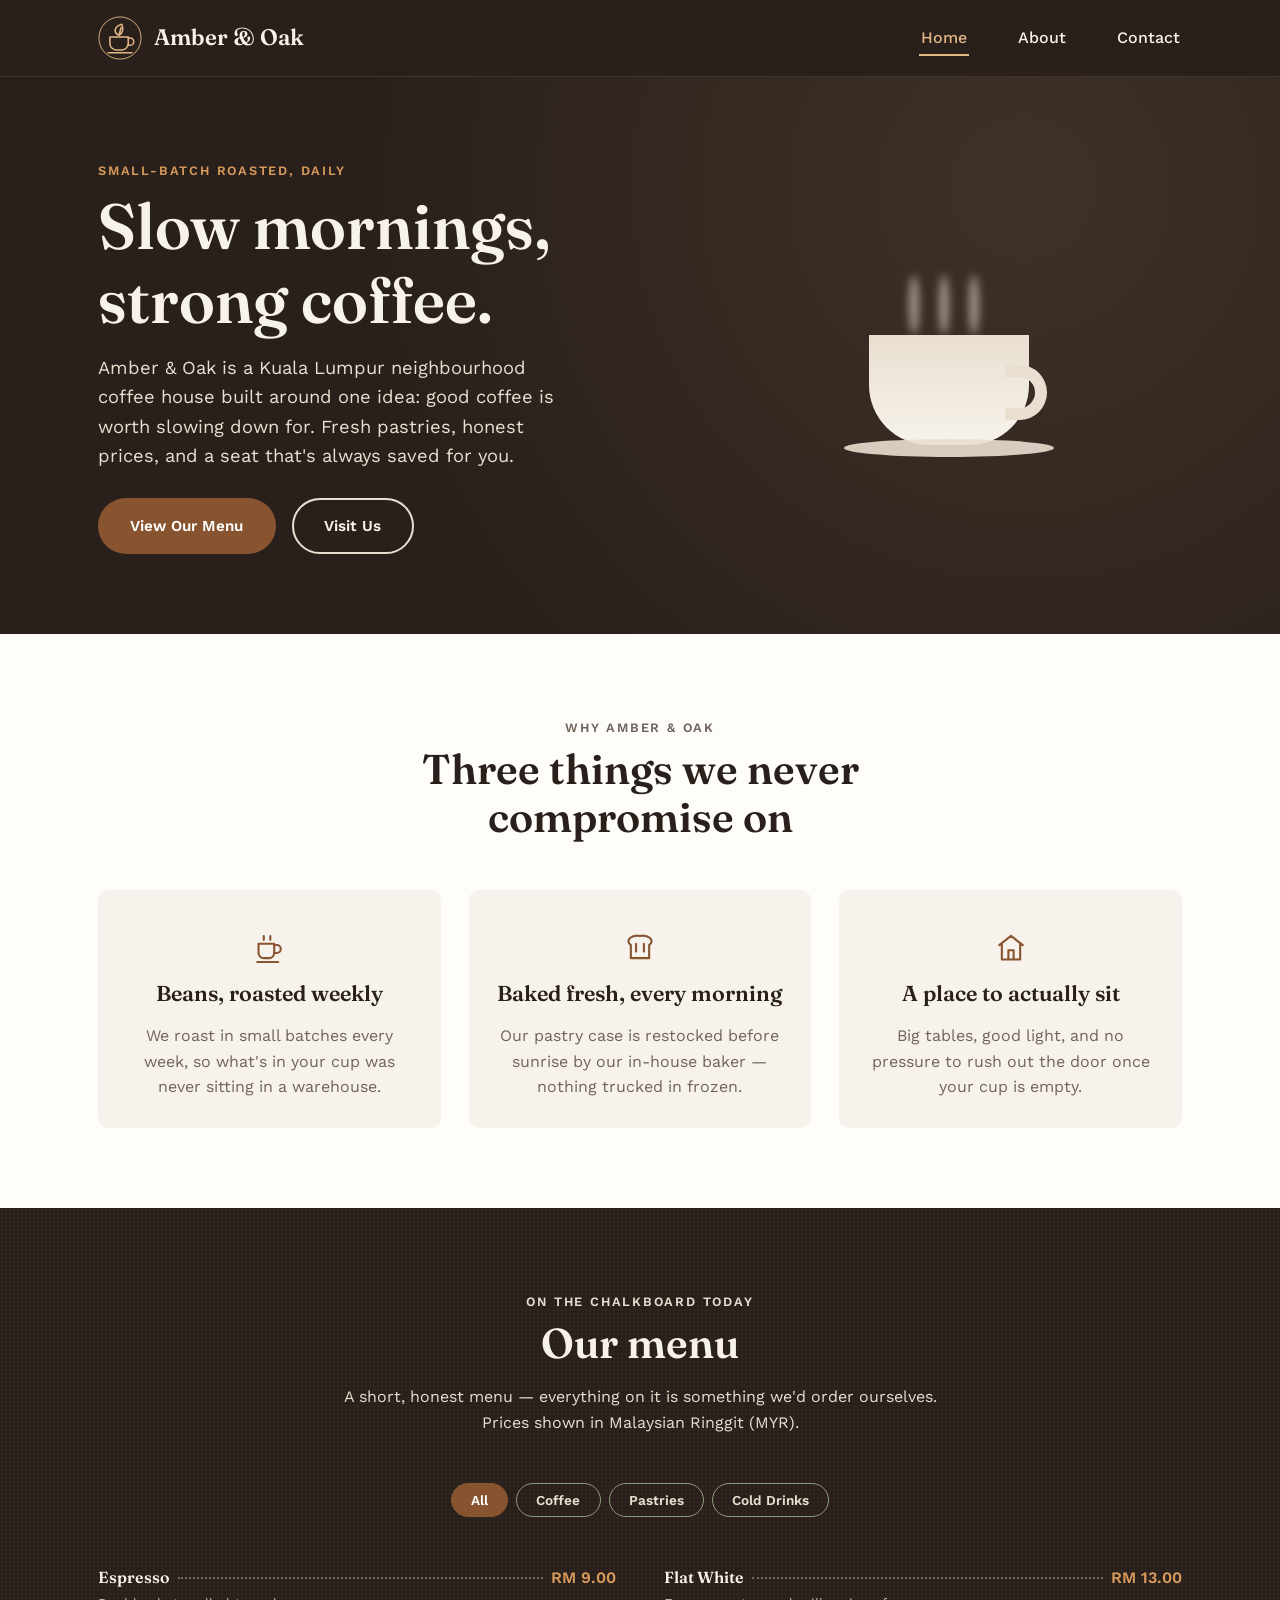
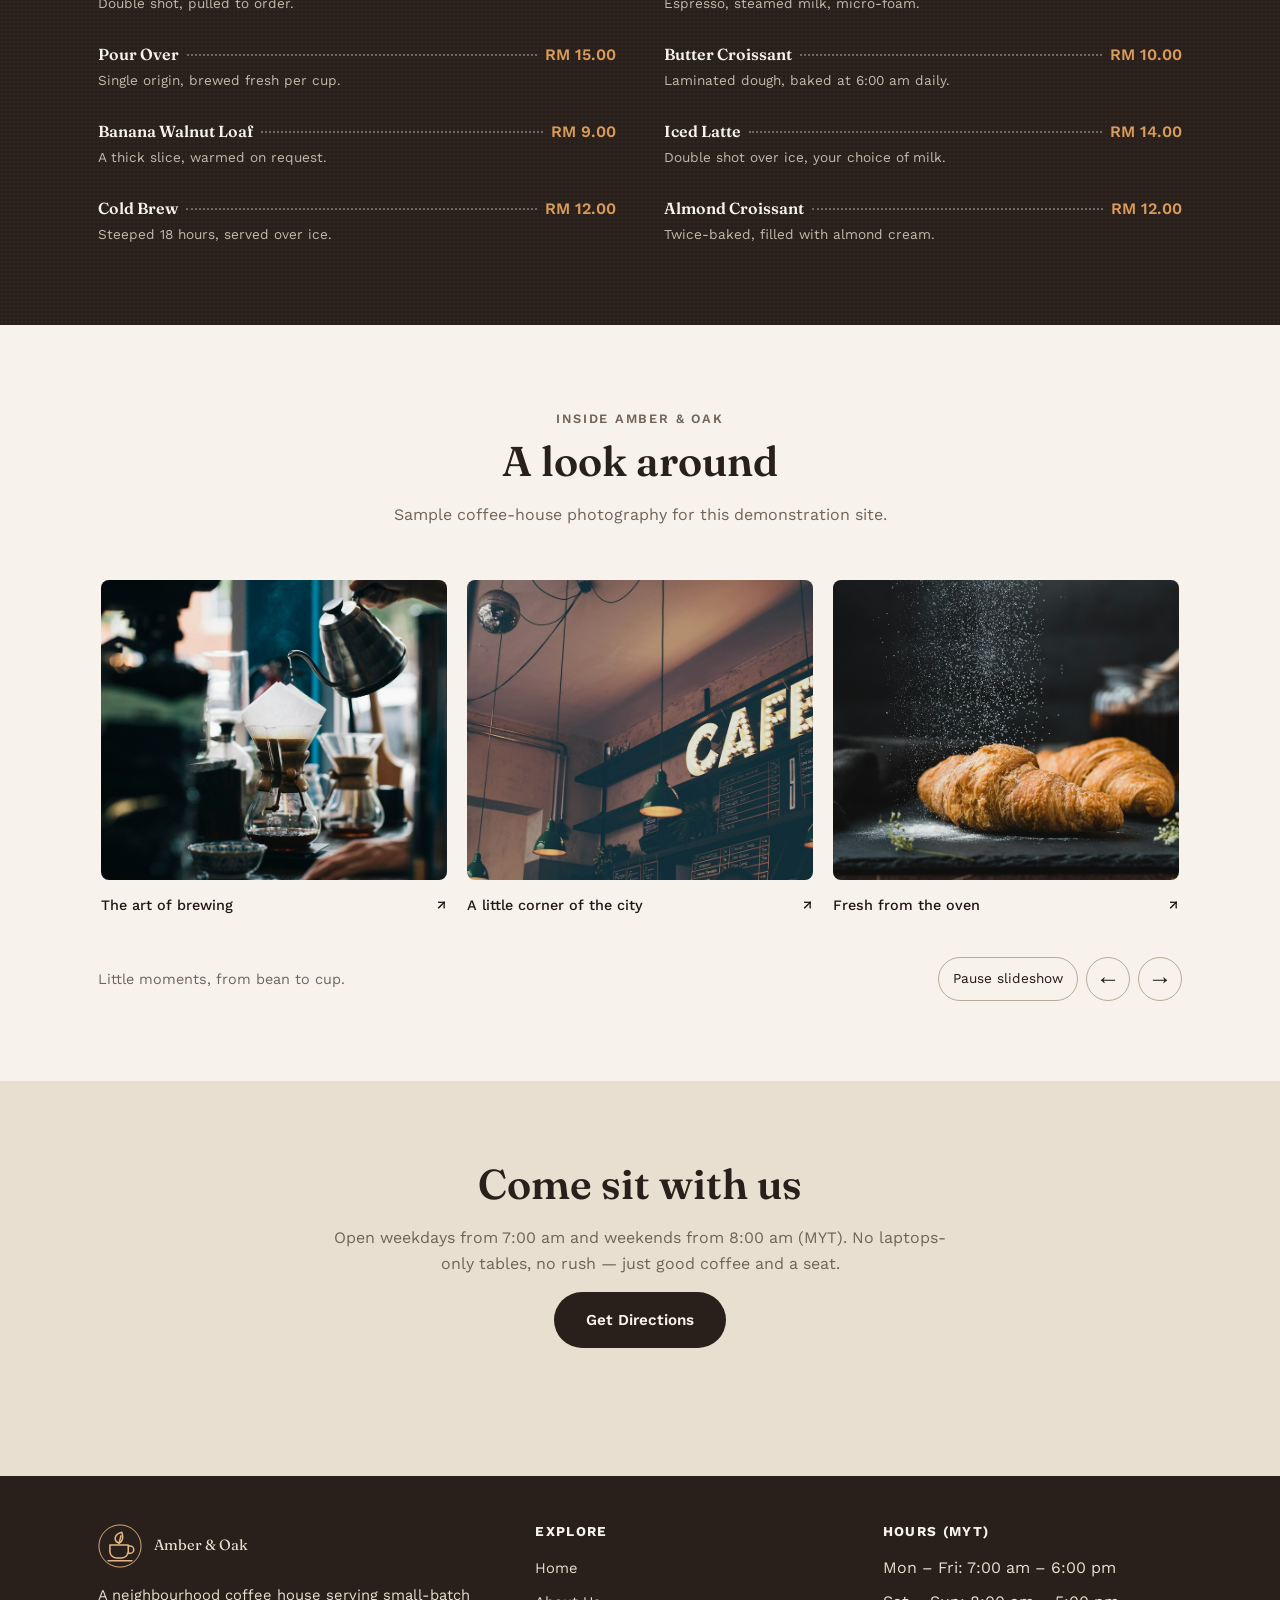
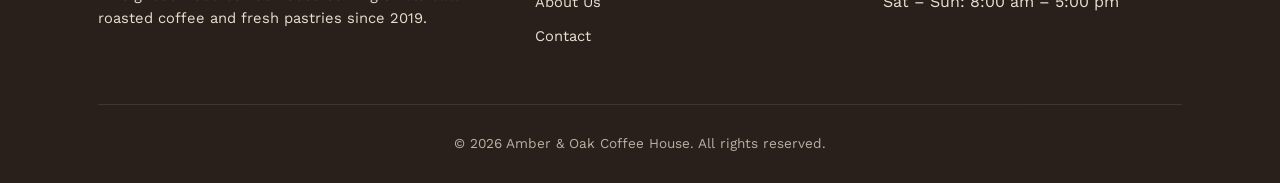
<file: index.html>
<!DOCTYPE html>
<html lang="en-MY">
<head>
  <meta charset="UTF-8">
  <meta name="viewport" content="width=device-width, initial-scale=1.0">
  <title>Amber & Oak Coffee House | Handcrafted Coffee & Pastries</title>
  <meta name="description" content="Amber & Oak is a neighbourhood coffee house serving small-batch roasted coffee, fresh pastries, and a warm place to slow down.">
  <link rel="preconnect" href="https://fonts.googleapis.com">
  <link href="https://fonts.googleapis.com/css2?family=Fraunces:wght@500;600;700&family=Work+Sans:wght@400;500;600&display=swap" rel="stylesheet">
  <link rel="stylesheet" href="vendor/swiper/swiper-bundle.min.css">
  <link rel="stylesheet" href="css/style.css">
</head>
<body>
  <a class="skip-link" href="#main-content">Skip to content</a>

  <!-- ============== HEADER / NAV ============== -->
  <header class="site-header">
    <div class="nav-wrap">
      <a href="index.html" class="logo">
        <svg class="brand-mark" viewBox="0 0 48 48" fill="none" aria-hidden="true"><rect x="1" y="1" width="46" height="46" rx="23" stroke="currentColor"/><path d="M13 23h20v7a7 7 0 0 1-7 7h-6a7 7 0 0 1-7-7Zm20 1h2a4 4 0 0 1 0 8h-3M11 40h26M23 21c-7-3-5-10 3-12 2 6 1 10-3 12Zm0 0 2-8" stroke="currentColor" stroke-width="1.7" stroke-linecap="round" stroke-linejoin="round"/></svg> Amber &amp; Oak
      </a>
      <nav aria-label="Main navigation">
        <ul class="nav-links" id="main-navigation">
          <li><a href="index.html" aria-current="page" class="active">Home</a></li>
          <li><a href="about.html">About</a></li>
          <li><a href="contact.html">Contact</a></li>
        </ul>
      </nav>
      <button class="nav-toggle" aria-label="Toggle navigation menu" aria-expanded="false" aria-controls="main-navigation">
        <span></span><span></span><span></span>
      </button>
    </div>
  </header>

  <main id="main-content" tabindex="-1">
    <!-- ============== HERO ============== -->
    <section class="hero">
      <div class="container">
        <div class="hero-copy">
          <p class="eyebrow hero-eyebrow">Small-batch roasted, daily</p>
          <h1>Slow mornings,<br>strong coffee.</h1>
          <p class="lede">
            Amber &amp; Oak is a Kuala Lumpur neighbourhood coffee house built around one idea:
            good coffee is worth slowing down for. Fresh pastries, honest
            prices, and a seat that's always saved for you.
          </p>
          <div class="hero-actions">
            <a href="#menu" class="btn btn-primary">View Our Menu</a>
            <a href="contact.html" class="btn btn-outline">Visit Us</a>
          </div>
        </div>
        <div class="hero-art" aria-hidden="true">
          <div class="cup-art">
            <div class="steam s1"></div>
            <div class="steam s2"></div>
            <div class="steam s3"></div>
            <div class="cup-liquid"></div>
            <div class="cup-body"></div>
            <div class="cup-handle"></div>
            <div class="cup-saucer"></div>
          </div>
        </div>
      </div>
    </section>

    <!-- ============== FEATURES ============== -->
    <section class="features">
      <div class="container">
        <div class="section-head reveal">
          <p class="eyebrow">Why Amber &amp; Oak</p>
          <h2>Three things we never compromise on</h2>
        </div>
        <div class="feature-grid">
          <article class="feature-card reveal">
            <div class="feature-icon" aria-hidden="true"><svg class="icon" viewBox="0 0 24 26" fill="none" stroke="currentColor" stroke-width="1.6" stroke-linecap="round" stroke-linejoin="round" aria-hidden="true"><path d="M4 9h12v7a4 4 0 0 1-4 4H8a4 4 0 0 1-4-4Z"/><path d="M16 10h2a3 3 0 0 1 0 6h-2M3 23h16M8 6V3m5 3V3"/></svg></div>
            <h3>Beans, roasted weekly</h3>
            <p>We roast in small batches every week, so what's in your cup was never sitting in a warehouse.</p>
          </article>
          <article class="feature-card reveal">
            <div class="feature-icon" aria-hidden="true"><svg class="icon" viewBox="0 0 24 26" fill="none" stroke="currentColor" stroke-width="1.6" stroke-linecap="round" stroke-linejoin="round" aria-hidden="true"><path d="M5 20V10C0 6 6 2 12 3c6-1 12 3 7 7v10ZM9 9v6m6-6v6"/></svg></div>
            <h3>Baked fresh, every morning</h3>
            <p>Our pastry case is restocked before sunrise by our in-house baker — nothing trucked in frozen.</p>
          </article>
          <article class="feature-card reveal">
            <div class="feature-icon" aria-hidden="true"><svg class="icon" viewBox="0 0 24 26" fill="none" stroke="currentColor" stroke-width="1.6" stroke-linecap="round" stroke-linejoin="round" aria-hidden="true"><path d="m3 10 9-7 9 7M5 9v12h14V9M10 21v-7h4v7"/></svg></div>
            <h3>A place to actually sit</h3>
            <p>Big tables, good light, and no pressure to rush out the door once your cup is empty.</p>
          </article>
        </div>
      </div>
    </section>

    <!-- ============== CHALKBOARD MENU ============== -->
    <section class="menu-section" id="menu">
      <div class="container">
        <div class="section-head reveal">
          <p class="eyebrow">On the chalkboard today</p>
          <h2>Our menu</h2>
          <p>A short, honest menu — everything on it is something we'd order ourselves. Prices shown in Malaysian Ringgit (MYR).</p>
        </div>

        <div class="menu-filters reveal">
          <button class="filter-btn active" data-filter="all" aria-pressed="true">All</button>
          <button class="filter-btn" data-filter="coffee" aria-pressed="false">Coffee</button>
          <button class="filter-btn" data-filter="pastries" aria-pressed="false">Pastries</button>
          <button class="filter-btn" data-filter="cold" aria-pressed="false">Cold Drinks</button>
        </div>

        <div class="menu-grid reveal">
          <div class="menu-item" data-category="coffee">
            <span class="menu-item-name">Espresso</span>
            <span class="menu-item-leader"></span>
            <span class="menu-item-price">RM 9.00</span>
            <span class="menu-item-desc">Double shot, pulled to order.</span>
          </div>
          <div class="menu-item" data-category="coffee">
            <span class="menu-item-name">Flat White</span>
            <span class="menu-item-leader"></span>
            <span class="menu-item-price">RM 13.00</span>
            <span class="menu-item-desc">Espresso, steamed milk, micro-foam.</span>
          </div>
          <div class="menu-item" data-category="coffee">
            <span class="menu-item-name">Pour Over</span>
            <span class="menu-item-leader"></span>
            <span class="menu-item-price">RM 15.00</span>
            <span class="menu-item-desc">Single origin, brewed fresh per cup.</span>
          </div>
          <div class="menu-item" data-category="pastries">
            <span class="menu-item-name">Butter Croissant</span>
            <span class="menu-item-leader"></span>
            <span class="menu-item-price">RM 10.00</span>
            <span class="menu-item-desc">Laminated dough, baked at 6:00 am daily.</span>
          </div>
          <div class="menu-item" data-category="pastries">
            <span class="menu-item-name">Banana Walnut Loaf</span>
            <span class="menu-item-leader"></span>
            <span class="menu-item-price">RM 9.00</span>
            <span class="menu-item-desc">A thick slice, warmed on request.</span>
          </div>
          <div class="menu-item" data-category="cold">
            <span class="menu-item-name">Iced Latte</span>
            <span class="menu-item-leader"></span>
            <span class="menu-item-price">RM 14.00</span>
            <span class="menu-item-desc">Double shot over ice, your choice of milk.</span>
          </div>
          <div class="menu-item" data-category="cold">
            <span class="menu-item-name">Cold Brew</span>
            <span class="menu-item-leader"></span>
            <span class="menu-item-price">RM 12.00</span>
            <span class="menu-item-desc">Steeped 18 hours, served over ice.</span>
          </div>
          <div class="menu-item" data-category="pastries">
            <span class="menu-item-name">Almond Croissant</span>
            <span class="menu-item-leader"></span>
            <span class="menu-item-price">RM 12.00</span>
            <span class="menu-item-desc">Twice-baked, filled with almond cream.</span>
          </div>
        </div>
      </div>
    </section>

    <!-- ============== GALLERY ============== -->
    <section class="gallery-section">
      <div class="container">
        <div class="section-head reveal">
          <p class="eyebrow">Inside Amber &amp; Oak</p>
          <h2>A look around</h2>
          <p>Sample coffee-house photography for this demonstration site.</p>
        </div>
<div class="photo-carousel reveal" role="region" aria-roledescription="carousel" aria-label="Coffee house photographs">
<div class="swiper photo-swiper"><div class="gallery swiper-wrapper" id="photo-track"><button class="photo-open swiper-slide" type="button" aria-label="View the art of brewing"><img src="images/espresso-bar.jpg" alt="Hot water poured into a glass pour-over coffee maker" width="1000" height="667" loading="lazy"><span class="photo-caption">The art of brewing<span aria-hidden="true"> ↗</span></span></button>
<button class="photo-open swiper-slide" type="button" aria-label="View a little corner of the city"><img src="images/window-seating.jpg" alt="Cafe sign beneath hanging pendant lights" width="1000" height="661" loading="lazy"><span class="photo-caption">A little corner of the city<span aria-hidden="true"> ↗</span></span></button>
<button class="photo-open swiper-slide" type="button" aria-label="View fresh from the oven"><img src="images/pastries.jpg" alt="Golden croissants dusted with flour" width="1000" height="800" loading="lazy"><span class="photo-caption">Fresh from the oven<span aria-hidden="true"> ↗</span></span></button>
<button class="photo-open swiper-slide" type="button" aria-label="View where every cup begins"><img src="images/coffee-beans.jpg" alt="A close-up of roasted coffee beans" width="1000" height="763" loading="lazy"><span class="photo-caption">Where every cup begins<span aria-hidden="true"> ↗</span></span></button>
<button class="photo-open swiper-slide" type="button" aria-label="View better shared"><img src="images/coffee-making.jpg" alt="Friends holding cups of coffee together" width="1000" height="667" loading="lazy"><span class="photo-caption">Better shared<span aria-hidden="true"> ↗</span></span></button>
<button class="photo-open swiper-slide" type="button" aria-label="View a moment for coffee"><img src="images/latte-art.jpg" alt="A warm cafe interior with wooden tables" width="1200" height="1807" loading="lazy"><span class="photo-caption">A moment for coffee<span aria-hidden="true"> ↗</span></span></button>
<button class="photo-open swiper-slide" type="button" aria-label="View your daily ritual"><img src="images/coffee-cup.jpg" alt="Cups of latte with leaf-shaped milk art" width="1200" height="1800" loading="lazy"><span class="photo-caption">Your daily ritual<span aria-hidden="true"> ↗</span></span></button>
<button class="photo-open swiper-slide" type="button" aria-label="View room to slow down"><img src="images/cafe-table.jpg" alt="A cafe table by a window with green plants" width="1200" height="800" loading="lazy"><span class="photo-caption">Room to slow down<span aria-hidden="true"> ↗</span></span></button>
<button class="photo-open swiper-slide" type="button" aria-label="View coffee, considered"><img src="images/coffee-pour.jpg" alt="An overhead arrangement of cups of coffee" width="1200" height="1800" loading="lazy"><span class="photo-caption">Coffee, considered<span aria-hidden="true"> ↗</span></span></button>
</div></div><div class="carousel-controls"><p>Little moments, from bean to cup.</p><div><button type="button" class="carousel-autoplay" aria-pressed="false">Pause slideshow</button><button type="button" class="round-button carousel-prev" aria-label="Previous photographs">←</button><button type="button" class="round-button carousel-next" aria-label="Next photographs">→</button></div></div></div>
      </div>
    </section>

    <!-- ============== CTA BAND ============== -->
    <section class="cta-band">
      <div class="container section-head reveal" style="max-width: 700px;">
        <h2>Come sit with us</h2>
        <p>Open weekdays from 7:00 am and weekends from 8:00 am (MYT). No laptops-only tables, no rush — just good coffee and a seat.</p>
        <a href="contact.html" class="btn btn-dark">Get Directions</a>
      </div>
    </section>
  </main>

  <!-- ============== FOOTER ============== -->
  <footer class="site-footer">
    <div class="container">
      <div class="footer-grid">
        <div>
          <p class="footer-logo"><svg class="brand-mark" viewBox="0 0 48 48" fill="none" aria-hidden="true"><rect x="1" y="1" width="46" height="46" rx="23" stroke="currentColor"/><path d="M13 23h20v7a7 7 0 0 1-7 7h-6a7 7 0 0 1-7-7Zm20 1h2a4 4 0 0 1 0 8h-3M11 40h26M23 21c-7-3-5-10 3-12 2 6 1 10-3 12Zm0 0 2-8" stroke="currentColor" stroke-width="1.7" stroke-linecap="round" stroke-linejoin="round"/></svg> Amber &amp; Oak</p>
          <p>A neighbourhood coffee house serving small-batch roasted coffee and fresh pastries since 2019.</p>
        </div>
        <div>
          <h4>Explore</h4>
          <ul>
            <li><a href="index.html">Home</a></li>
            <li><a href="about.html">About Us</a></li>
            <li><a href="contact.html">Contact</a></li>
          </ul>
        </div>
        <div>
          <h4>Hours (MYT)</h4>
          <ul>
            <li>Mon – Fri: 7:00 am – 6:00 pm</li>
            <li>Sat – Sun: 8:00 am – 5:00 pm</li>
          </ul>
        </div>
      </div>
      <div class="footer-bottom">
        &copy; <span id="current-year">2026</span> Amber &amp; Oak Coffee House. All rights reserved.
      </div>
    </div>
  </footer>

  <button class="back-to-top" aria-label="Back to top">↑</button>

  <dialog class="photo-modal" aria-label="Photo gallery">
    <button type="button" class="modal-close round-button" aria-label="Close gallery">×</button>
    <div class="modal-stage"><button type="button" class="modal-prev round-button" aria-label="Previous photo">←</button><img class="modal-image" alt=""><button type="button" class="modal-next round-button" aria-label="Next photo">→</button></div>
    <p class="modal-caption" aria-live="polite"></p>
  </dialog>
  <script src="vendor/swiper/swiper-bundle.min.js"></script>
  <script src="js/gallery.js"></script>
  <script src="js/script.js"></script>
</body>
</html>
</file>
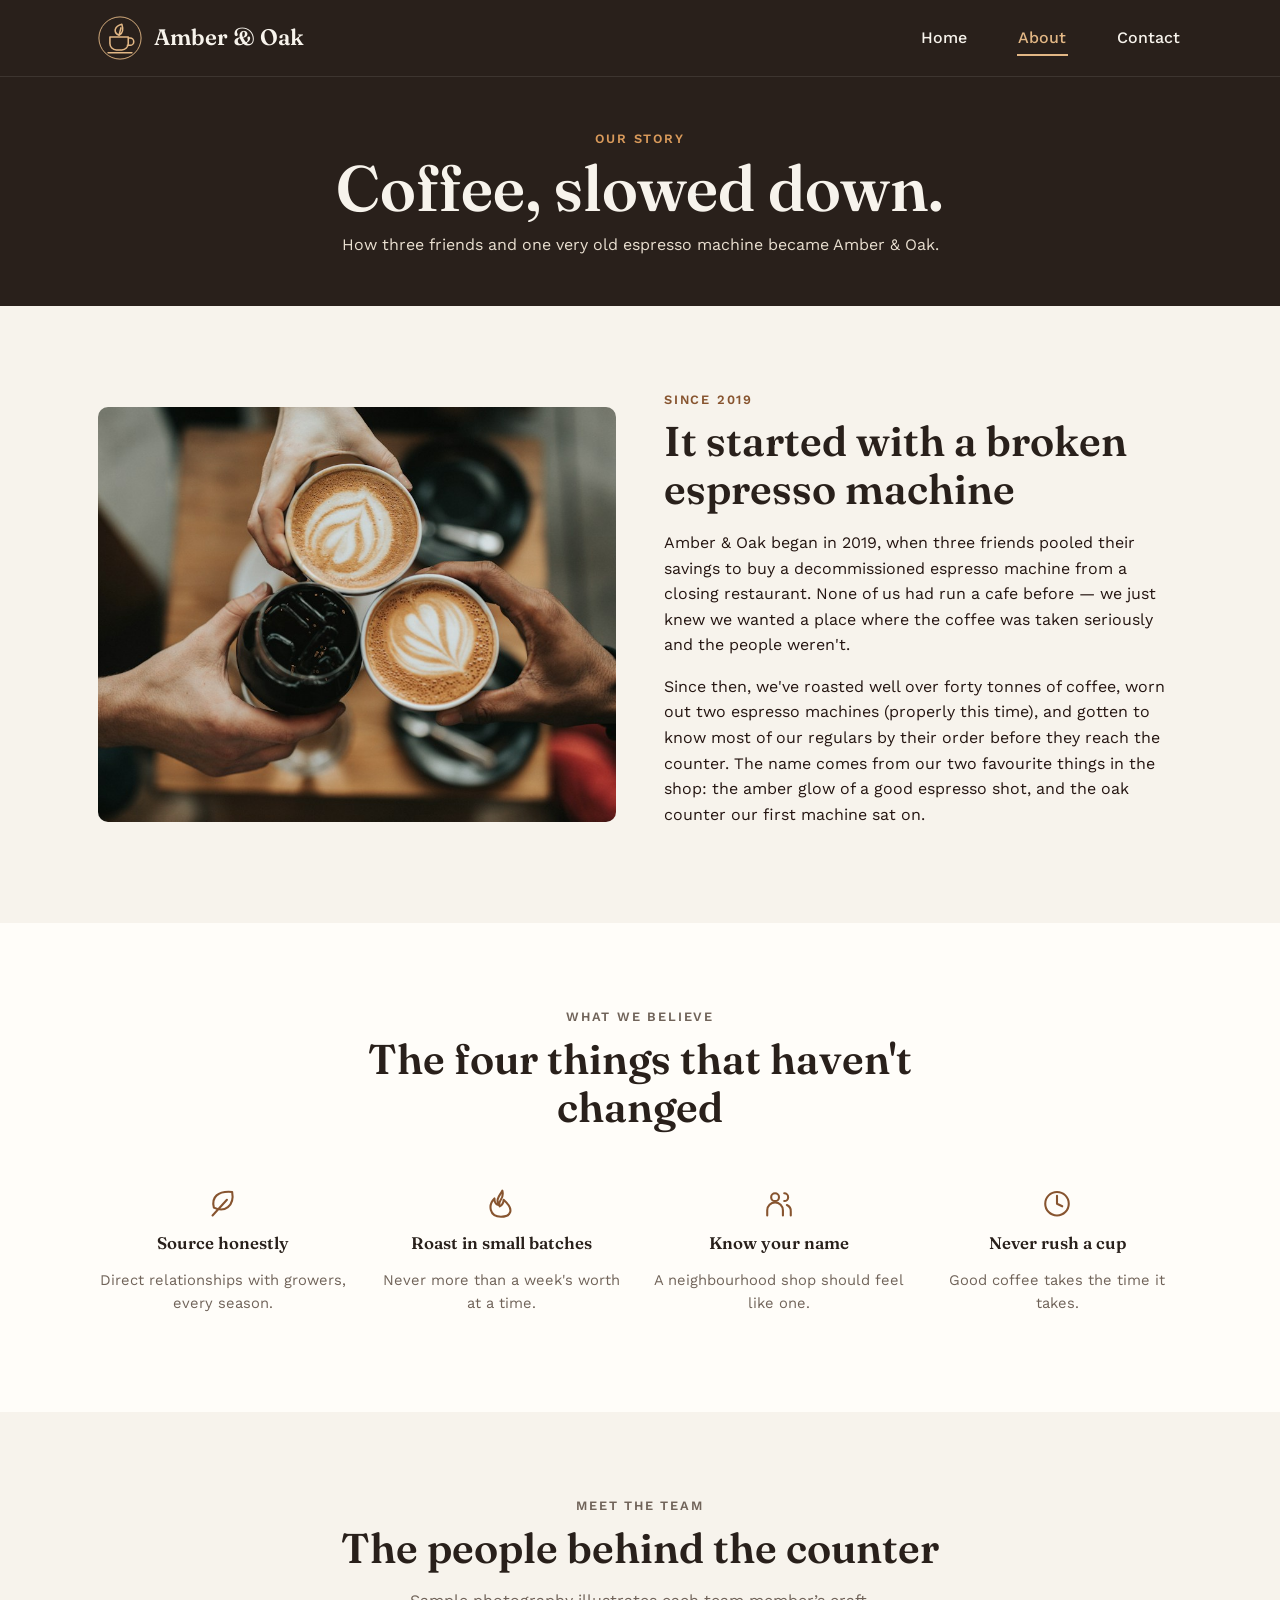
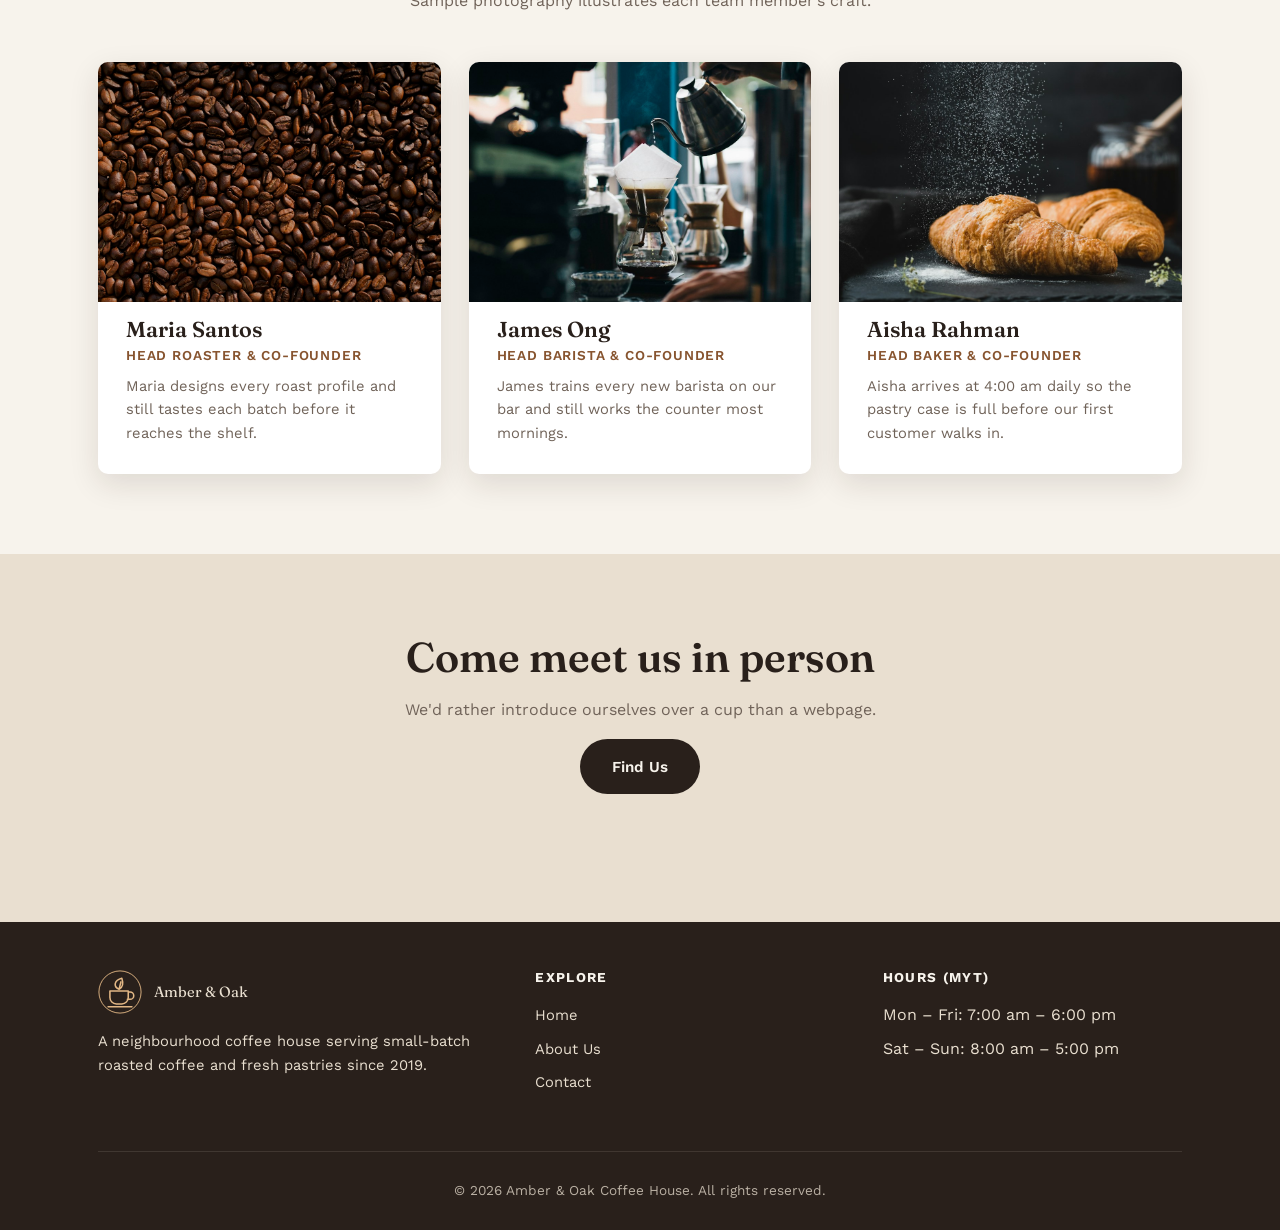
<file: about.html>
<!DOCTYPE html>
<html lang="en-MY">
<head>
  <meta charset="UTF-8">
  <meta name="viewport" content="width=device-width, initial-scale=1.0">
  <title>About Us | Amber & Oak Coffee House</title>
  <meta name="description" content="Learn the story behind Amber & Oak, our values, and the people who roast and pour your coffee every day.">
  <link rel="preconnect" href="https://fonts.googleapis.com">
  <link href="https://fonts.googleapis.com/css2?family=Fraunces:wght@500;600;700&family=Work+Sans:wght@400;500;600&display=swap" rel="stylesheet">
  <link rel="stylesheet" href="css/style.css">
</head>
<body>
  <a class="skip-link" href="#main-content">Skip to content</a>

  <!-- ============== HEADER / NAV ============== -->
  <header class="site-header">
    <div class="nav-wrap">
      <a href="index.html" class="logo">
        <svg class="brand-mark" viewBox="0 0 48 48" fill="none" aria-hidden="true"><rect x="1" y="1" width="46" height="46" rx="23" stroke="currentColor"/><path d="M13 23h20v7a7 7 0 0 1-7 7h-6a7 7 0 0 1-7-7Zm20 1h2a4 4 0 0 1 0 8h-3M11 40h26M23 21c-7-3-5-10 3-12 2 6 1 10-3 12Zm0 0 2-8" stroke="currentColor" stroke-width="1.7" stroke-linecap="round" stroke-linejoin="round"/></svg> Amber &amp; Oak
      </a>
      <nav aria-label="Main navigation">
        <ul class="nav-links" id="main-navigation">
          <li><a href="index.html">Home</a></li>
          <li><a href="about.html" aria-current="page" class="active">About</a></li>
          <li><a href="contact.html">Contact</a></li>
        </ul>
      </nav>
      <button class="nav-toggle" aria-label="Toggle navigation menu" aria-expanded="false" aria-controls="main-navigation">
        <span></span><span></span><span></span>
      </button>
    </div>
  </header>

  <main id="main-content" tabindex="-1">
    <!-- ============== PAGE BANNER ============== -->
    <section class="page-banner">
      <div class="container">
        <p class="eyebrow" style="color:var(--color-copper-light);">Our story</p>
        <h1>Coffee, slowed down.</h1>
        <p>How three friends and one very old espresso machine became Amber &amp; Oak.</p>
      </div>
    </section>

    <!-- ============== STORY ============== -->
    <section>
      <div class="container story">
        <div class="reveal">
          <button type="button" class="photo-open" aria-label="Enlarge photograph"><img src="images/coffee-making.jpg" alt="Friends holding cups of coffee" width="1000" height="667" loading="lazy" decoding="async"></button>
        </div>
        <div class="reveal">
          <p class="eyebrow">Since 2019</p>
          <h2>It started with a broken espresso machine</h2>
          <p>
            Amber &amp; Oak began in 2019, when three friends pooled their savings
            to buy a decommissioned espresso machine from a closing restaurant.
            None of us had run a cafe before — we just knew we wanted a place
            where the coffee was taken seriously and the people weren't.
          </p>
          <p>
            Since then, we've roasted well over forty tonnes of coffee, worn
            out two espresso machines (properly this time), and gotten to know
            most of our regulars by their order before they reach the counter.
            The name comes from our two favourite things in the shop: the amber
            glow of a good espresso shot, and the oak counter our first machine
            sat on.
          </p>
        </div>
      </div>
    </section>

    <!-- ============== VALUES ============== -->
    <section class="features">
      <div class="container">
        <div class="section-head reveal">
          <p class="eyebrow">What we believe</p>
          <h2>The four things that haven't changed</h2>
        </div>
        <div class="values-grid">
          <div class="value-card reveal">
            <div class="value-icon" aria-hidden="true"><svg class="icon" viewBox="0 0 24 26" fill="none" stroke="currentColor" stroke-width="1.6" stroke-linecap="round" stroke-linejoin="round" aria-hidden="true"><path d="M19 3C8 2 3 7 5 15c8 4 16-1 14-12ZM4 21 15 9"/></svg></div>
            <h3>Source honestly</h3>
            <p>Direct relationships with growers, every season.</p>
          </div>
          <div class="value-card reveal">
            <div class="value-icon" aria-hidden="true"><svg class="icon" viewBox="0 0 24 26" fill="none" stroke="currentColor" stroke-width="1.6" stroke-linecap="round" stroke-linejoin="round" aria-hidden="true"><path d="M13 2c2 7-4 7-2 12 2-1 3-3 3-5 9 8 5 13-2 13C3 22 2 13 7 8c0 4 2 5 3 5-2-5 1-7 3-11Z"/></svg></div>
            <h3>Roast in small batches</h3>
            <p>Never more than a week's worth at a time.</p>
          </div>
          <div class="value-card reveal">
            <div class="value-icon" aria-hidden="true"><svg class="icon" viewBox="0 0 24 26" fill="none" stroke="currentColor" stroke-width="1.6" stroke-linecap="round" stroke-linejoin="round" aria-hidden="true"><circle cx="9" cy="7" r="3"/><path d="M3 21v-4a6 6 0 0 1 12 0v4M16 4a3 3 0 0 1 0 6m2 3a5 5 0 0 1 3 5v3"/></svg></div>
            <h3>Know your name</h3>
            <p>A neighbourhood shop should feel like one.</p>
          </div>
          <div class="value-card reveal">
            <div class="value-icon" aria-hidden="true"><svg class="icon" viewBox="0 0 24 26" fill="none" stroke="currentColor" stroke-width="1.6" stroke-linecap="round" stroke-linejoin="round" aria-hidden="true"><circle cx="12" cy="12" r="9"/><path d="M12 6v6l4 2"/></svg></div>
            <h3>Never rush a cup</h3>
            <p>Good coffee takes the time it takes.</p>
          </div>
        </div>
      </div>
    </section>

    <!-- ============== TEAM ============== -->
    <section>
      <div class="container">
        <div class="section-head reveal">
          <p class="eyebrow">Meet the team</p>
          <h2>The people behind the counter</h2>
          <p>Sample photography illustrates each team member’s craft.</p>
        </div>
        <div class="team-grid">
          <article class="team-card reveal">
            <button type="button" class="photo-open" aria-label="Enlarge photograph"><img src="images/coffee-beans.jpg" alt="Roasted beans representing Maria’s roasting work" width="1000" height="763" loading="lazy" decoding="async"></button>
            <div class="team-card-body">
              <h3>Maria Santos</h3>
              <p class="team-role">Head Roaster &amp; Co-Founder</p>
              <p>Maria designs every roast profile and still tastes each batch before it reaches the shelf.</p>
            </div>
          </article>
          <article class="team-card reveal">
            <button type="button" class="photo-open" aria-label="Enlarge photograph"><img src="images/espresso-bar.jpg" alt="Pour-over equipment representing James’s barista work" width="1000" height="667" loading="lazy" decoding="async"></button>
            <div class="team-card-body">
              <h3>James Ong</h3>
              <p class="team-role">Head Barista &amp; Co-Founder</p>
              <p>James trains every new barista on our bar and still works the counter most mornings.</p>
            </div>
          </article>
          <article class="team-card reveal">
            <button type="button" class="photo-open" aria-label="Enlarge photograph"><img src="images/pastries.jpg" alt="Pastries representing Aisha’s baking work" width="1000" height="800" loading="lazy" decoding="async"></button>
            <div class="team-card-body">
              <h3>Aisha Rahman</h3>
              <p class="team-role">Head Baker &amp; Co-Founder</p>
              <p>Aisha arrives at 4:00 am daily so the pastry case is full before our first customer walks in.</p>
            </div>
          </article>
        </div>
      </div>
    </section>

    <!-- ============== CTA BAND ============== -->
    <section class="cta-band">
      <div class="container section-head reveal" style="max-width: 700px;">
        <h2>Come meet us in person</h2>
        <p>We'd rather introduce ourselves over a cup than a webpage.</p>
        <a href="contact.html" class="btn btn-dark">Find Us</a>
      </div>
    </section>
  </main>

  <!-- ============== FOOTER ============== -->
  <footer class="site-footer">
    <div class="container">
      <div class="footer-grid">
        <div>
          <p class="footer-logo"><svg class="brand-mark" viewBox="0 0 48 48" fill="none" aria-hidden="true"><rect x="1" y="1" width="46" height="46" rx="23" stroke="currentColor"/><path d="M13 23h20v7a7 7 0 0 1-7 7h-6a7 7 0 0 1-7-7Zm20 1h2a4 4 0 0 1 0 8h-3M11 40h26M23 21c-7-3-5-10 3-12 2 6 1 10-3 12Zm0 0 2-8" stroke="currentColor" stroke-width="1.7" stroke-linecap="round" stroke-linejoin="round"/></svg> Amber &amp; Oak</p>
          <p>A neighbourhood coffee house serving small-batch roasted coffee and fresh pastries since 2019.</p>
        </div>
        <div>
          <h4>Explore</h4>
          <ul>
            <li><a href="index.html">Home</a></li>
            <li><a href="about.html">About Us</a></li>
            <li><a href="contact.html">Contact</a></li>
          </ul>
        </div>
        <div>
          <h4>Hours (MYT)</h4>
          <ul>
            <li>Mon – Fri: 7:00 am – 6:00 pm</li>
            <li>Sat – Sun: 8:00 am – 5:00 pm</li>
          </ul>
        </div>
      </div>
      <div class="footer-bottom">
        &copy; <span id="current-year">2026</span> Amber &amp; Oak Coffee House. All rights reserved.
      </div>
    </div>
  </footer>

  <button class="back-to-top" aria-label="Back to top">&uarr;</button>

  <dialog class="photo-modal" aria-label="Photo gallery">
    <button type="button" class="modal-close round-button" aria-label="Close gallery">×</button>
    <div class="modal-stage"><button type="button" class="modal-prev round-button" aria-label="Previous photo">←</button><img class="modal-image" alt=""><button type="button" class="modal-next round-button" aria-label="Next photo">→</button></div>
    <p class="modal-caption" aria-live="polite"></p>
  </dialog>
  <script src="js/gallery.js"></script>
  <script src="js/script.js"></script>
</body>
</html>
</file>
<file: css/style.css>
/* ============================================================
   AMBER & OAK COFFEE HOUSE — STYLESHEET
   ============================================================
   Organized in sections, top to bottom:
   1. Design tokens (CSS custom properties)
   2. Reset & base styles
   3. Typography
   4. Layout utilities
   5. Header & navigation
   6. Buttons
   7. Hero (homepage)
   8. Feature cards
   9. Chalkboard menu
   10. Gallery (CSS Grid)
   11. Team & values (About page)
   12. Contact page
   13. Footer
   14. Back-to-top button
   15. Animations
   16. Responsive (mobile) overrides
   ============================================================ */

/* ---------- 1. DESIGN TOKENS ---------- */
:root {
  /* Colors */
  --color-espresso: #29201b;
  --color-espresso-light: #403128;
  --color-cream: #f7f3ec;
  --color-cream-soft: #e9dfd0;
  --color-copper: #87542f;
  --color-copper-light: #d99a5b;
  --color-sage: #6b7a5e;
  --color-sage-light: #8a9c7a;
  --color-ink: #241511;
  --color-muted: #706359;
  --color-white: #ffffff;

  /* Type */
  --font-display: "Fraunces", Georgia, serif;
  --font-body: "Work Sans", system-ui, sans-serif;

  /* Spacing scale */
  --space-xs: 0.5rem;
  --space-sm: 1rem;
  --space-md: 1.75rem;
  --space-lg: 3rem;
  --space-xl: 5rem;

  /* Effects */
  --radius: 10px;
  --shadow: 0 10px 30px rgba(43, 24, 16, 0.12);
  --transition: 0.25s ease;
}

/* ---------- 2. RESET & BASE ---------- */
* {
  box-sizing: border-box;
}

html {
  scroll-behavior: smooth;
}

body {
  margin: 0;
  font-family: var(--font-body);
  color: var(--color-ink);
  background: var(--color-cream);
  line-height: 1.6;
}

img {
  max-width: 100%;
  display: block;
}

a {
  color: inherit;
  text-decoration: none;
}

ul {
  list-style: none;
  margin: 0;
  padding: 0;
}

/* Respect users who've asked for reduced motion */
@media (prefers-reduced-motion: reduce) {
  *, *::before, *::after {
    animation-duration: 0.001ms !important;
    animation-iteration-count: 1 !important;
    transition-duration: 0.001ms !important;
    scroll-behavior: auto !important;
  }
}

/* Visible keyboard focus everywhere */
a:focus-visible,
button:focus-visible,
input:focus-visible,
textarea:focus-visible,
select:focus-visible {
  outline: 3px solid var(--color-copper);
  outline-offset: 2px;
}

/* ---------- 3. TYPOGRAPHY ---------- */
h1, h2, h3, h4 {
  font-family: var(--font-display);
  color: var(--color-espresso);
  line-height: 1.15;
  margin: 0 0 var(--space-sm);
}

h1 { font-size: clamp(2.4rem, 5vw, 4rem); font-weight: 600; }
h2 { font-size: clamp(1.8rem, 3.5vw, 2.6rem); font-weight: 600; }
h3 { font-size: 1.35rem; font-weight: 600; }

p { margin: 0 0 var(--space-sm); }

.eyebrow {
  display: inline-block;
  font-family: var(--font-body);
  font-size: 0.8rem;
  font-weight: 600;
  letter-spacing: 0.14em;
  text-transform: uppercase;
  color: var(--color-copper);
  margin-bottom: var(--space-xs);
}

/* ---------- 4. LAYOUT UTILITIES ---------- */
.container {
  max-width: 1140px;
  margin: 0 auto;
  padding: 0 var(--space-md);
}

section {
  padding: var(--space-xl) 0;
}

.section-head {
  max-width: 640px;
  margin: 0 auto var(--space-lg);
  text-align: center;
}

.section-head p {
  color: var(--color-muted);
}

/* ---------- 5. HEADER & NAVIGATION ---------- */
.site-header {
  position: sticky;
  top: 0;
  z-index: 100;
  background: var(--color-cream);
  border-bottom: 1px solid rgba(43, 24, 16, 0.08);
  transition: box-shadow var(--transition);
}

.site-header.scrolled {
  box-shadow: 0 4px 16px rgba(43, 24, 16, 0.1);
}

.nav-wrap {
  display: flex;
  align-items: center;
  justify-content: space-between;
  padding: 1rem var(--space-md);
  max-width: 1140px;
  margin: 0 auto;
}

.logo {
  display: flex;
  align-items: center;
  gap: 0.5rem;
  font-family: var(--font-display);
  font-size: 1.4rem;
  font-weight: 600;
  color: var(--color-espresso);
}

.logo .logo-mark {
  font-size: 1.6rem;
}

.nav-links {
  display: flex;
  align-items: center;
  gap: var(--space-lg);
}

.nav-links a {
  font-weight: 500;
  padding: 0.4rem 0.1rem;
  border-bottom: 2px solid transparent;
  transition: border-color var(--transition), color var(--transition);
}

.nav-links a:hover,
.nav-links a.active {
  color: var(--color-copper);
  border-bottom-color: var(--color-copper);
}

.nav-toggle {
  display: none;
  flex-direction: column;
  gap: 5px;
  background: none;
  border: none;
  cursor: pointer;
  padding: 0.5rem;
}

.nav-toggle span {
  width: 26px;
  height: 2px;
  background: var(--color-espresso);
  border-radius: 2px;
  transition: transform var(--transition), opacity var(--transition);
}

.nav-toggle.open span:nth-child(1) { transform: translateY(7px) rotate(45deg); }
.nav-toggle.open span:nth-child(2) { opacity: 0; }
.nav-toggle.open span:nth-child(3) { transform: translateY(-7px) rotate(-45deg); }

/* ---------- 6. BUTTONS ---------- */
.btn {
  display: inline-block;
  padding: 0.85rem 1.9rem;
  border-radius: 999px;
  font-weight: 600;
  font-size: 0.95rem;
  border: 2px solid transparent;
  cursor: pointer;
  transition: transform var(--transition), background var(--transition), color var(--transition), border-color var(--transition);
}

.btn:hover {
  transform: translateY(-2px);
}

.btn-primary {
  background: var(--color-copper);
  color: var(--color-white);
}

.btn-primary:hover {
  background: var(--color-copper-light);
}

.btn-outline {
  background: transparent;
  border-color: var(--color-cream-soft);
  color: var(--color-cream);
}

.btn-outline:hover {
  background: var(--color-cream);
  color: var(--color-espresso);
}

.btn-dark {
  background: var(--color-espresso);
  color: var(--color-cream);
}

.btn-dark:hover {
  background: var(--color-espresso-light);
}

/* ---------- 7. HERO (homepage) ---------- */
.hero {
  background: radial-gradient(circle at 80% 20%, var(--color-espresso-light), var(--color-espresso) 60%);
  color: var(--color-cream);
  padding: var(--space-xl) 0;
  overflow: hidden;
}

.hero .container {
  display: grid;
  grid-template-columns: 1.1fr 0.9fr;
  align-items: center;
  gap: var(--space-lg);
}

.hero-eyebrow {
  color: var(--color-copper-light);
}

.hero h1 {
  color: var(--color-cream);
}

.hero p.lede {
  font-size: 1.15rem;
  color: var(--color-cream-soft);
  max-width: 480px;
}

.hero-actions {
  display: flex;
  gap: var(--space-sm);
  margin-top: var(--space-md);
  flex-wrap: wrap;
}

/* Signature element: CSS coffee cup with rising steam */
.cup-art {
  position: relative;
  width: 220px;
  height: 220px;
  margin: 0 auto;
}

.cup-body {
  position: absolute;
  bottom: 20px;
  left: 30px;
  width: 160px;
  height: 110px;
  background: linear-gradient(180deg, var(--color-cream-soft), var(--color-cream));
  border-radius: 0 0 60px 60px;
}

.cup-liquid {
  position: absolute;
  bottom: 108px;
  left: 30px;
  width: 160px;
  height: 22px;
  background: var(--color-espresso-light);
  border-radius: 50%;
}

.cup-handle {
  position: absolute;
  bottom: 45px;
  right: 12px;
  width: 42px;
  height: 55px;
  border: 12px solid var(--color-cream-soft);
  border-left: none;
  border-radius: 0 40px 40px 0;
}

.cup-saucer {
  position: absolute;
  bottom: 8px;
  left: 5px;
  width: 210px;
  height: 18px;
  background: var(--color-cream-soft);
  border-radius: 50%;
  opacity: 0.9;
}

.steam {
  position: absolute;
  bottom: 130px;
  width: 10px;
  height: 60px;
  background: rgba(245, 235, 221, 0.55);
  border-radius: 50%;
  filter: blur(4px);
  animation: rise 3.5s ease-in-out infinite;
}

.steam.s1 { left: 70px; animation-delay: 0s; }
.steam.s2 { left: 100px; animation-delay: 1.1s; }
.steam.s3 { left: 130px; animation-delay: 2.2s; }

@keyframes rise {
  0%   { transform: translateY(0) scaleX(1);   opacity: 0; }
  20%  { opacity: 0.7; }
  100% { transform: translateY(-70px) scaleX(1.6); opacity: 0; }
}

/* ---------- 8. FEATURE CARDS ---------- */
.features {
  background: var(--color-white);
}

.feature-grid {
  display: grid;
  grid-template-columns: repeat(3, 1fr);
  gap: var(--space-md);
}

.feature-card {
  background: var(--color-cream);
  border-radius: var(--radius);
  padding: var(--space-md);
  text-align: center;
  transition: transform var(--transition), box-shadow var(--transition);
}

.feature-card:hover {
  transform: translateY(-6px);
  box-shadow: var(--shadow);
}

.feature-icon {
  font-size: 2.2rem;
  margin-bottom: var(--space-xs);
}

.feature-card p {
  color: var(--color-muted);
  margin-bottom: 0;
}

/* ---------- 9. CHALKBOARD MENU ---------- */
.menu-section {
  background: var(--color-espresso);
  color: var(--color-cream);
  background-image:
    radial-gradient(rgba(255,255,255,0.03) 1px, transparent 1px);
  background-size: 4px 4px;
}

.menu-section .section-head h2 {
  color: var(--color-cream);
}

.menu-section .section-head p {
  color: var(--color-cream-soft);
}

.menu-filters {
  display: flex;
  justify-content: center;
  gap: var(--space-xs);
  flex-wrap: wrap;
  margin-bottom: var(--space-lg);
}

.filter-btn {
  background: transparent;
  border: 1px solid var(--color-sage-light);
  color: var(--color-cream-soft);
  padding: 0.5rem 1.2rem;
  border-radius: 999px;
  font-family: var(--font-body);
  font-weight: 600;
  font-size: 0.85rem;
  cursor: pointer;
  transition: background var(--transition), color var(--transition);
}

.filter-btn:hover {
  border-color: var(--color-copper-light);
}

.filter-btn.active {
  background: var(--color-copper);
  border-color: var(--color-copper);
  color: var(--color-white);
}

.menu-grid {
  display: grid;
  grid-template-columns: repeat(2, 1fr);
  gap: var(--space-md) var(--space-lg);
}

.menu-item {
  display: flex;
  flex-wrap: wrap;
  align-items: baseline;
  gap: 0.5rem;
}

.menu-item.hidden {
  display: none;
}

.menu-item-name {
  font-family: var(--font-display);
  font-weight: 600;
  white-space: nowrap;
}

.menu-item-leader {
  flex: 1;
  border-bottom: 2px dotted rgba(245, 235, 221, 0.35);
  transform: translateY(-4px);
}

.menu-item-price {
  font-weight: 600;
  color: var(--color-copper-light);
  white-space: nowrap;
}

.menu-item-desc {
  flex-basis: 100%;
  font-size: 0.85rem;
  color: var(--color-cream-soft);
  opacity: 0.8;
  margin-top: -0.4rem;
}

/* ---------- 10. GALLERY (CSS Grid) ---------- */
.gallery {
  display: grid;
  grid-template-columns: repeat(auto-fit, minmax(220px, 1fr));
  gap: var(--space-sm);
}

.gallery img {
  width: 100%;
  height: 220px;
  object-fit: cover;
  border-radius: var(--radius);
  transition: transform var(--transition);
}

.gallery a:hover img {
  transform: scale(1.03);
}

/* ---------- 11. ABOUT PAGE: STORY, VALUES, TEAM ---------- */
.page-banner {
  background: var(--color-espresso);
  color: var(--color-cream);
  padding: var(--space-lg) 0;
  text-align: center;
}

.page-banner h1 {
  color: var(--color-cream);
  margin-bottom: var(--space-xs);
}

.page-banner p {
  color: var(--color-cream-soft);
  margin: 0;
}

.story {
  display: grid;
  grid-template-columns: 1fr 1fr;
  gap: var(--space-lg);
  align-items: center;
}

.story img {
  border-radius: var(--radius);
}

.values-grid {
  display: grid;
  grid-template-columns: repeat(4, 1fr);
  gap: var(--space-md);
}

.value-card {
  text-align: center;
}

.value-icon {
  font-size: 1.8rem;
  margin-bottom: var(--space-xs);
}

.value-card h3 {
  font-size: 1.05rem;
}

.value-card p {
  color: var(--color-muted);
  font-size: 0.92rem;
}

.team-grid {
  display: grid;
  grid-template-columns: repeat(3, 1fr);
  gap: var(--space-md);
}

.team-card {
  background: var(--color-white);
  border-radius: var(--radius);
  overflow: hidden;
  box-shadow: var(--shadow);
}

.team-card img {
  width: 100%;
  height: 240px;
  object-fit: cover;
}

.team-card-body {
  padding: var(--space-sm) var(--space-md) var(--space-md);
}

.team-card-body h3 {
  margin-bottom: 0.15rem;
}

.team-role {
  color: var(--color-copper);
  font-weight: 600;
  font-size: 0.85rem;
  text-transform: uppercase;
  letter-spacing: 0.06em;
  margin-bottom: var(--space-xs);
}

.team-card-body p:last-child {
  color: var(--color-muted);
  font-size: 0.92rem;
  margin-bottom: 0;
}

/* ---------- 12. CONTACT PAGE ---------- */
.contact-layout {
  display: grid;
  grid-template-columns: 0.9fr 1.1fr;
  gap: var(--space-lg);
  align-items: start;
}

.contact-info-list li {
  display: flex;
  gap: var(--space-sm);
  padding: var(--space-sm) 0;
  border-bottom: 1px solid var(--color-cream-soft);
}

.contact-info-list li:last-child {
  border-bottom: none;
}

.contact-info-icon {
  font-size: 1.3rem;
  flex-shrink: 0;
}

.contact-info-list h3 {
  font-size: 1rem;
  margin-bottom: 0.15rem;
}

.contact-info-list p {
  color: var(--color-muted);
  margin: 0;
  font-size: 0.94rem;
}

.map-embed {
  margin-top: var(--space-md);
  border-radius: var(--radius);
  overflow: hidden;
  box-shadow: var(--shadow);
  line-height: 0;
}

.map-embed iframe {
  width: 100%;
  height: 220px;
  border: 0;
}

.contact-form-card {
  background: var(--color-white);
  border-radius: var(--radius);
  padding: var(--space-lg);
  box-shadow: var(--shadow);
}

.form-row {
  margin-bottom: var(--space-md);
}

.form-row label {
  display: block;
  font-weight: 600;
  font-size: 0.9rem;
  margin-bottom: 0.4rem;
}

.form-row input,
.form-row select,
.form-row textarea {
  width: 100%;
  padding: 0.75rem 0.9rem;
  border-radius: 8px;
  border: 1.5px solid var(--color-cream-soft);
  background: var(--color-cream);
  font-family: var(--font-body);
  font-size: 0.95rem;
  color: var(--color-ink);
  transition: border-color var(--transition);
}

.form-row input:focus,
.form-row select:focus,
.form-row textarea:focus {
  border-color: var(--color-copper);
  outline: none;
}

.form-row textarea {
  min-height: 120px;
  resize: vertical;
}

.form-row.has-error input,
.form-row.has-error textarea,
.form-row.has-error select {
  border-color: var(--color-sage);
  background: #fbe9e9;
}

.error-message {
  display: none;
  color: #a1382a;
  font-size: 0.82rem;
  margin-top: 0.35rem;
}

.form-row.has-error .error-message {
  display: block;
}

.form-success {
  display: none;
  background: #e8f0e3;
  border: 1px solid var(--color-sage-light);
  color: #3f4d34;
  padding: var(--space-sm) var(--space-md);
  border-radius: var(--radius);
  margin-bottom: var(--space-md);
}

.form-success.show {
  display: block;
}

.contact-form.hidden-after-success {
  display: none;
}

/* ---------- 13. FOOTER ---------- */
.site-footer {
  background: var(--color-espresso);
  color: var(--color-cream-soft);
  padding: var(--space-lg) 0 var(--space-md);
}

.footer-grid {
  display: grid;
  grid-template-columns: 1.3fr 1fr 1fr;
  gap: var(--space-lg);
  margin-bottom: var(--space-lg);
}

.footer-grid h4 {
  color: var(--color-cream);
  font-family: var(--font-body);
  font-size: 0.85rem;
  text-transform: uppercase;
  letter-spacing: 0.1em;
  margin-bottom: var(--space-sm);
}

.footer-grid p,
.footer-grid a {
  color: var(--color-cream-soft);
  font-size: 0.92rem;
}

.footer-grid ul li {
  margin-bottom: 0.5rem;
}

.footer-grid a:hover {
  color: var(--color-copper-light);
}

.footer-logo {
  font-family: var(--font-display);
  font-size: 1.3rem;
  color: var(--color-cream);
  margin-bottom: var(--space-sm);
}

.footer-bottom {
  border-top: 1px solid rgba(245, 235, 221, 0.15);
  padding-top: var(--space-md);
  text-align: center;
  font-size: 0.85rem;
  color: var(--color-cream-soft);
  opacity: 0.75;
}

/* ---------- 14. BACK TO TOP BUTTON ---------- */
.back-to-top {
  position: fixed;
  bottom: 24px;
  right: 24px;
  width: 46px;
  height: 46px;
  border-radius: 50%;
  background: var(--color-copper);
  color: var(--color-white);
  border: none;
  font-size: 1.2rem;
  cursor: pointer;
  box-shadow: var(--shadow);
  opacity: 0;
  visibility: hidden;
  transform: translateY(10px);
  transition: opacity var(--transition), transform var(--transition), visibility var(--transition);
  z-index: 99;
}

.back-to-top.show {
  opacity: 1;
  visibility: visible;
  transform: translateY(0);
}

.back-to-top:hover {
  background: var(--color-copper-light);
}

/* ---------- 15. ANIMATIONS: scroll reveal ---------- */
.reveal {
  opacity: 1;
  transform: none;
  transition: opacity 0.6s ease, transform 0.6s ease;
}

.reveal.reveal-pending {
  opacity: 0;
  transform: translateY(18px);
}

.reveal.in-view {
  opacity: 1;
  transform: translateY(0);
}

/* ---------- 16. RESPONSIVE ---------- */
@media (max-width: 860px) {
  .hero .container {
    grid-template-columns: 1fr;
    text-align: center;
  }

  .hero p.lede {
    margin-left: auto;
    margin-right: auto;
  }

  .hero-actions {
    justify-content: center;
  }

  .feature-grid,
  .values-grid,
  .team-grid {
    grid-template-columns: repeat(2, 1fr);
  }

  .story,
  .contact-layout {
    grid-template-columns: 1fr;
  }

  .footer-grid {
    grid-template-columns: 1fr 1fr;
  }
}

@media (max-width: 640px) {
  .nav-links {
    position: absolute;
    top: 100%;
    left: 0;
    right: 0;
    background: var(--color-cream);
    flex-direction: column;
    align-items: flex-start;
    gap: 0;
    padding: 0 var(--space-md);
    max-height: 0;
    overflow: hidden;
    border-bottom: 1px solid rgba(43, 24, 16, 0.08);
    transition: max-height var(--transition);
  }

  .nav-links.open {
    max-height: 300px;
    padding: var(--space-sm) var(--space-md) var(--space-md);
  }

  .nav-links a {
    padding: 0.6rem 0;
    width: 100%;
  }

  .nav-toggle {
    display: flex;
  }

  .feature-grid,
  .values-grid,
  .team-grid,
  .footer-grid,
  .menu-grid {
    grid-template-columns: 1fr;
  }

  .menu-item-desc {
    margin-top: -0.2rem;
  }
}

/* Audit fixes: resilient navigation, image sizing and small screens. */
img { height: auto; }
.story img { width: 100%; aspect-ratio: 5 / 4; object-fit: cover; }
#menu, #main-content { scroll-margin-top: 90px; }
.skip-link { position: fixed; top: 8px; left: 8px; z-index: 200; padding: 12px; background: white; transform: translateY(-150%); }
.skip-link:focus { transform: translateY(0); }
.btn-primary:hover { background: #7b4219; }
button:disabled { opacity: .6; cursor: not-allowed; }
.demo-note { margin-top: 1.5rem; }
@media (max-width: 640px) {
  .nav-links { visibility: hidden; }
  .nav-links.open { visibility: visible; }
  html:not(.js) .nav-links { position: static; max-height: none; visibility: visible; padding: 0; }
  html:not(.js) .nav-toggle { display: none; }
  .contact-form-card { padding: 1.5rem; }
  .menu-item-name { white-space: normal; }
  .container, .nav-wrap { padding-left: 1rem; padding-right: 1rem; }
}

@media (prefers-reduced-motion: reduce) {
  .reveal.reveal-pending { opacity: 1; transform: none; }
}

/* Coffee-house identity: espresso, warm ivory and restrained caramel. */
.site-header { background: #29201b; border-bottom: 1px solid #ffffff18; }
.site-header.scrolled { background: #29201b; box-shadow: 0 5px 20px #19110b30; }
.site-header .logo, .site-header .nav-links a { color: #f7f3ec; }
.site-header .nav-links a:hover, .site-header .nav-links a.active { color: #e2b785; border-color: #e2b785; }
.nav-toggle span { background: #f7f3ec; }
.brand-mark { width: 44px; height: 44px; flex-shrink: 0; color: #e2b785; }
.logo { gap: 12px; }
.footer-logo { display: flex; align-items: center; gap: 12px; }
.icon { width: 32px; height: 34px; vertical-align: middle; }
.feature-icon, .value-icon { color: var(--color-copper); }
.contact-info-icon .icon { width: 24px; height: 26px; }
.features { background: #fffdf9; }
.cta-band { background: #e9dfd0; }
.photo-open { display: block; width: 100%; padding: 0; border: 0; background: transparent; color: inherit; font: inherit; cursor: zoom-in; text-align: left; }
.photo-open:focus-visible { outline: 3px solid var(--color-copper); outline-offset: 4px; }
.photo-carousel { min-width: 0; }
.photo-carousel .gallery { display: flex; gap: 20px; overflow-x: auto; scroll-snap-type: x mandatory; padding: 5px 3px 16px; scrollbar-width: thin; scrollbar-color: #87542f #e9dfd0; }
.gallery .photo-open { flex: 0 0 calc((100% - 40px) / 3); scroll-snap-align: start; }
.gallery img { width: 100%; height: 300px; object-fit: cover; border-radius: 8px; }
.photo-caption { display: flex; justify-content: space-between; padding: 14px 0; font-size: .9rem; font-weight: 500; }
.carousel-controls { display: flex; align-items: center; justify-content: space-between; gap: 16px; padding-top: 10px; }
.carousel-controls p { margin: 0; color: var(--color-muted); font-size: .9rem; }
.carousel-controls > div { display: flex; gap: 8px; }
.round-button { display: inline-grid; place-items: center; width: 44px; height: 44px; flex-shrink: 0; border: 1px solid #b9aa96; border-radius: 50%; background: transparent; color: inherit; font-size: 1.5rem; cursor: pointer; }
.round-button:hover:not(:disabled) { background: #87542f; color: white; }
.modal-open { overflow: hidden; }
.photo-modal { padding: 64px 24px 20px; width: min(1100px, 96vw); max-width: 96vw; max-height: 94dvh; border: 1px solid #ffffff22; border-radius: 16px; background: #211b17; color: #f7f3ec; }
.photo-modal::backdrop { background: #100d0be8; }
.modal-close { position: absolute; top: 12px; right: 16px; }
.modal-stage { display: flex; align-items: center; justify-content: space-between; gap: 16px; }
.modal-image { width: calc(100% - 120px); height: 64dvh; object-fit: contain; touch-action: pan-y; }
.modal-caption { text-align: center; margin: 20px 0 0; font-size: .9rem; }
#cafe-map { height: 350px; margin-top: 28px; border-radius: 12px; z-index: 0; background: #e9dfd0; }
.map-fallback { padding: 30px; }
.map-status { margin-top: 12px; font-size: .85rem; }
.cafe-marker { display: grid; place-items: center; border: 3px solid #fff; border-radius: 50% 50% 50% 0; transform-origin: center; background: #87542f; color: #fff; box-shadow: 0 3px 10px #0004; }
.cafe-marker svg { width: 27px; height: 27px; }
@media(max-width: 860px) { .gallery .photo-open { flex-basis: calc((100% - 20px) / 2); } }
@media(max-width: 640px) {
  .site-header .nav-links { background: #29201b; }
  .brand-mark { width: 36px; height: 36px; }
  .logo { font-size: 1.15rem; gap: 9px; }
  .gallery .photo-open { flex-basis: 85%; }
  .gallery img { height: 280px; }
  .photo-modal { padding: 64px 10px 20px; }
  .modal-stage { gap: 5px; }
  .modal-image { width: calc(100% - 90px); height: 55dvh; }
  .modal-stage .round-button { width: 40px; height: 40px; }
}

/* Swiper owns slide sizing and transforms; retain scroll fallback without JS. */
.photo-swiper { padding: 5px 3px 16px; }
.photo-carousel .swiper-initialized .gallery { gap: 0; overflow: visible; scroll-snap-type: none; padding: 0; }
.photo-carousel .swiper-initialized .photo-open { flex-basis: auto; flex-shrink: 0; height: auto; }
.photo-swiper:not(.swiper-initialized) { overflow: visible; }
.carousel-autoplay { border: 1px solid #b9aa96; border-radius: 24px; padding: 8px 14px; background: transparent; color: inherit; font: inherit; font-size: .85rem; cursor: pointer; }
@media(max-width:640px) { .carousel-controls { flex-wrap: wrap; } }
</file>
